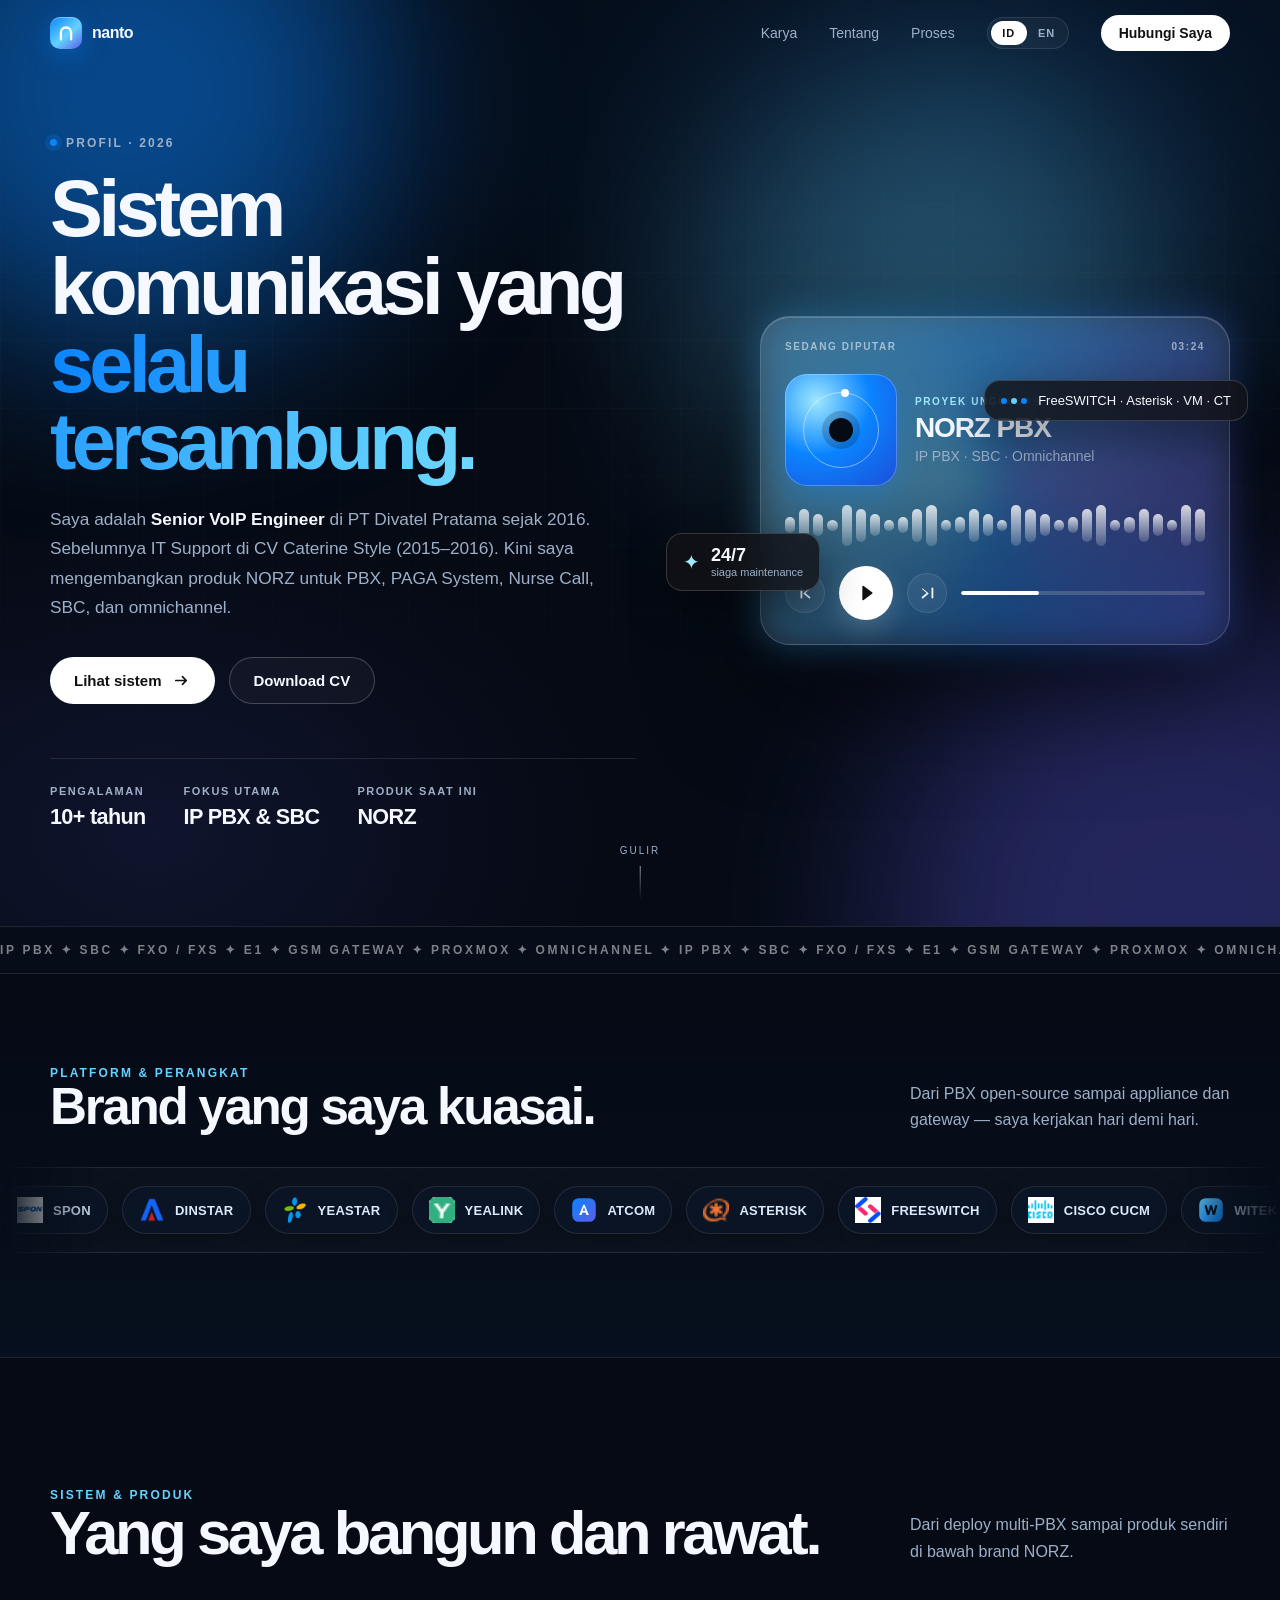
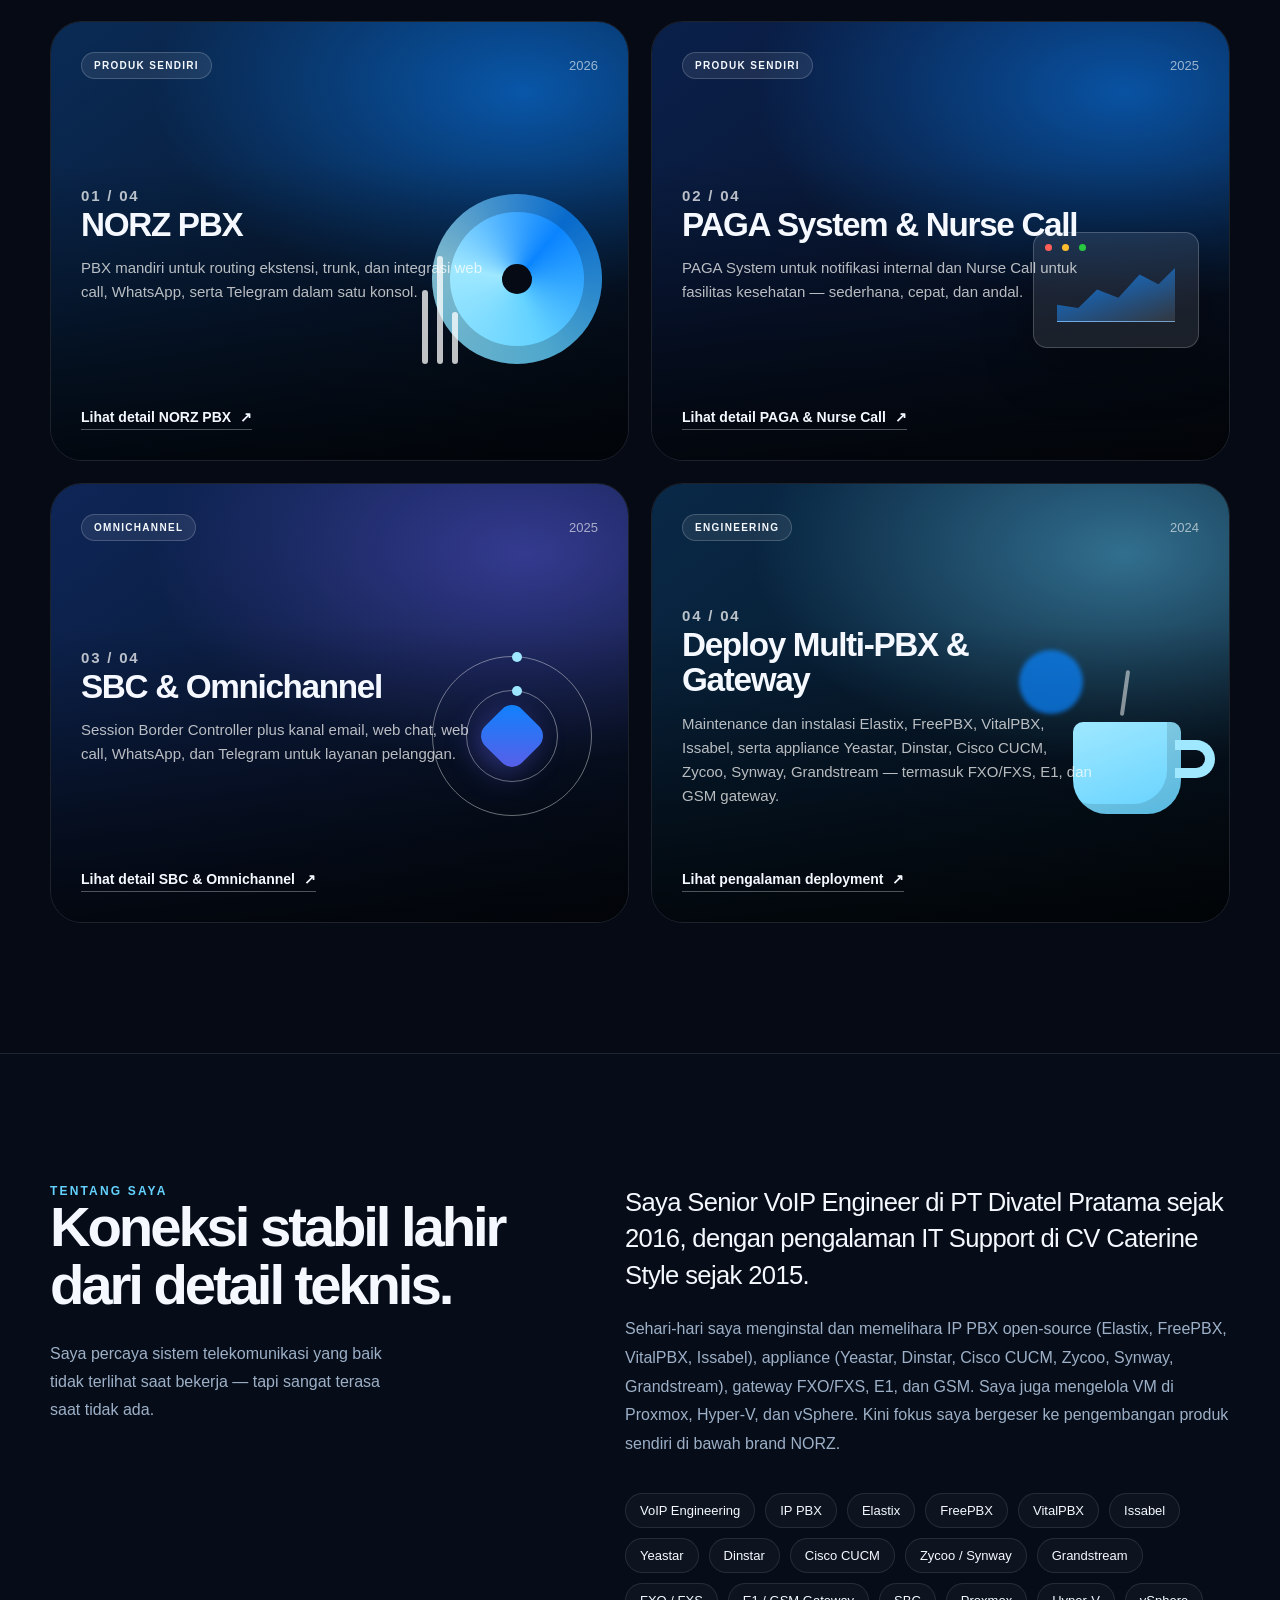
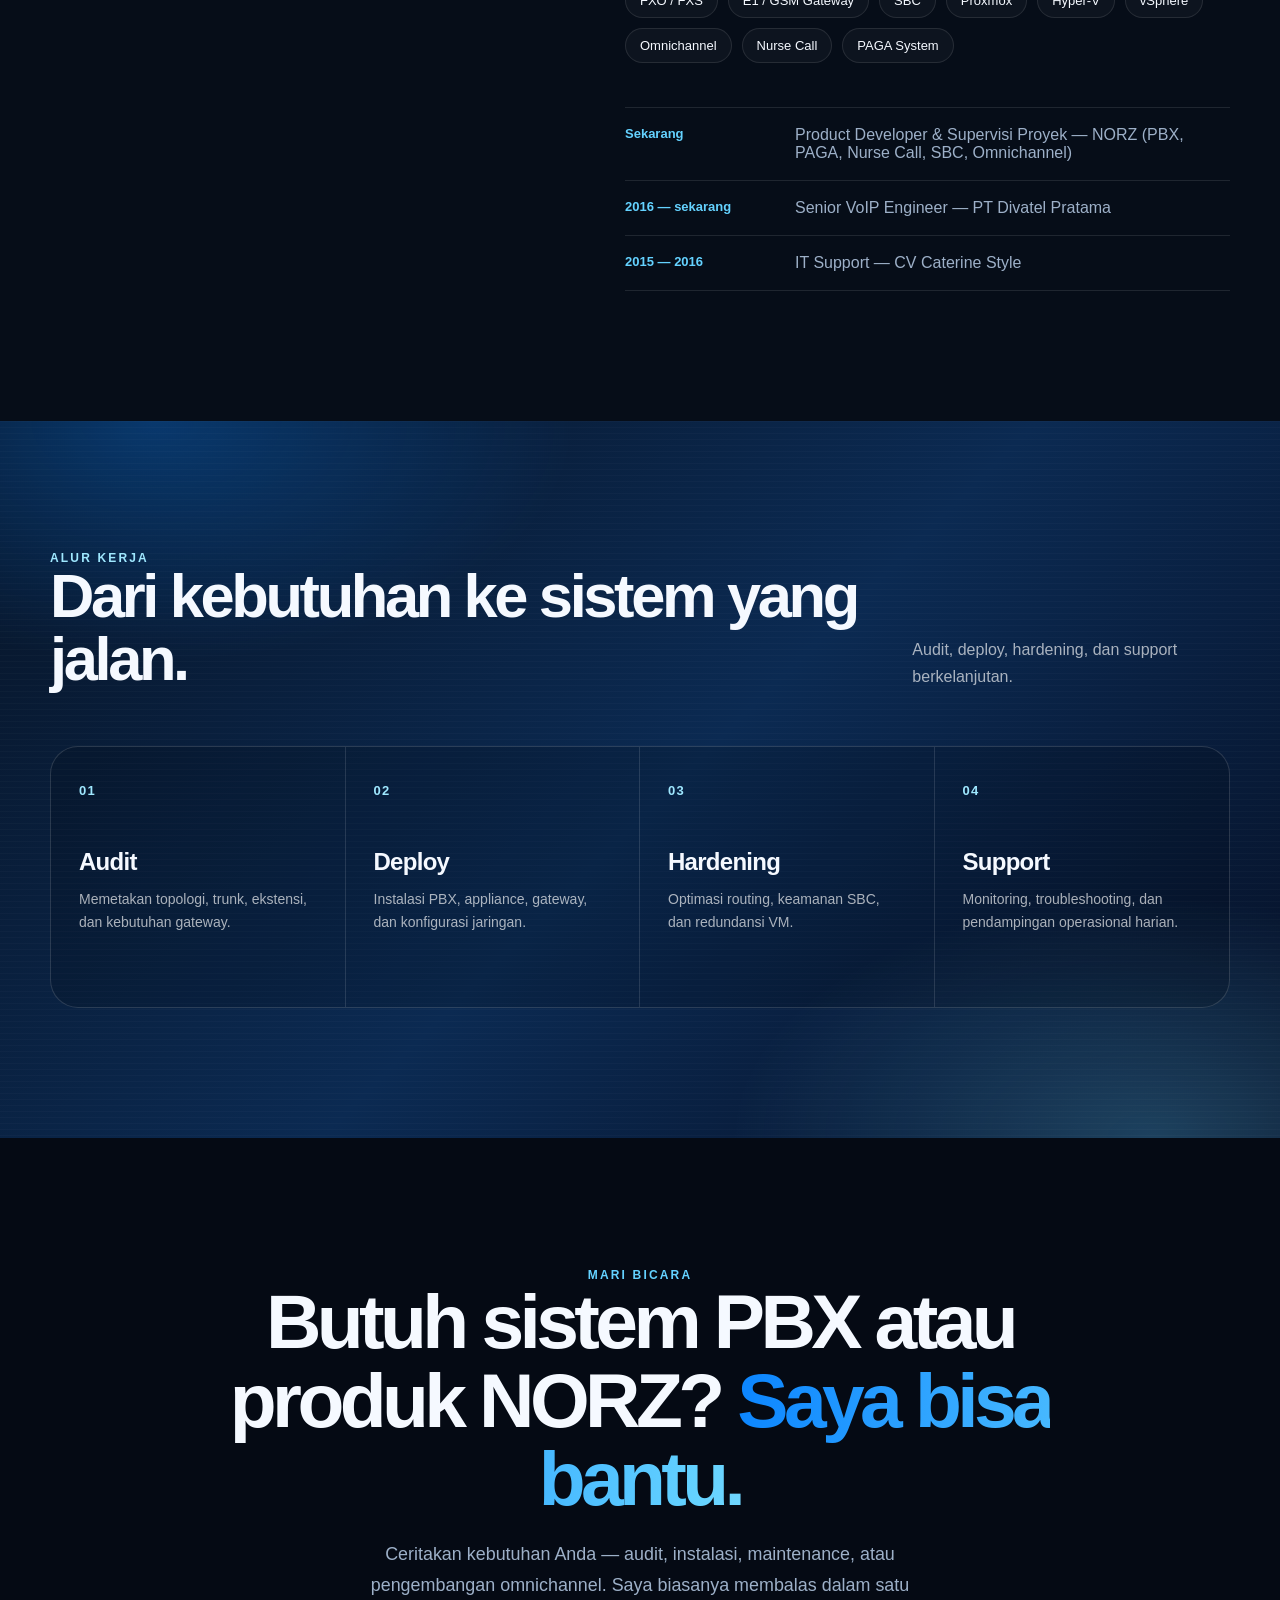
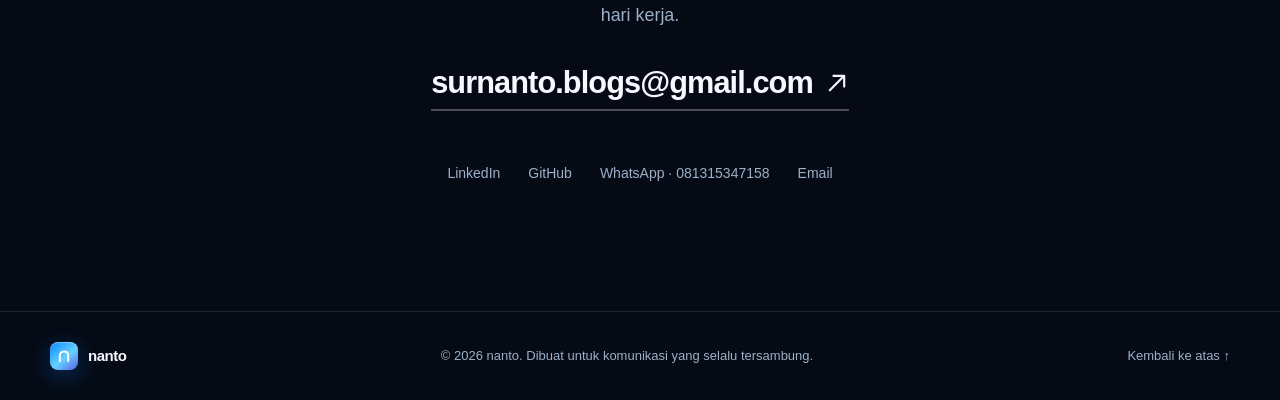
<file: index.html>
<!doctype html>
<html lang="id">
  <head>
    <meta charset="utf-8" />
    <meta name="viewport" content="width=device-width, initial-scale=1" />
    <meta name="theme-color" content="#050a14" />
    <meta
      name="description"
      content="Portofolio nanto — Senior VoIP Engineer: IP PBX, SBC, gateway, virtualisasi, dan produk NORZ."
      data-i18n-content="meta.description"
    />
    <meta name="author" content="nanto" />
    <meta name="robots" content="index, follow" />
    <meta name="google-site-verification" content="EURJJo-_L8fohNiPOFML8PEr2wbTEQWeeyiXN-XdI-U" />
    <link rel="canonical" href="https://nantosur.github.io/" />
    <meta property="og:type" content="website" />
    <meta property="og:url" content="https://nantosur.github.io/" />
    <meta property="og:title" content="nanto — Senior VoIP Engineer" />
    <meta property="og:description" content="Portofolio nanto — Senior VoIP Engineer: IP PBX, SBC, gateway, virtualisasi, dan produk NORZ." />
    <meta property="og:locale" content="id_ID" />
    <meta property="og:locale:alternate" content="en_US" />
    <meta name="twitter:card" content="summary_large_image" />
    <meta name="twitter:title" content="nanto — Senior VoIP Engineer" />
    <meta name="twitter:description" content="Portofolio nanto — Senior VoIP Engineer: IP PBX, SBC, gateway, virtualisasi, dan produk NORZ." />
    <title>nanto — Senior VoIP Engineer</title>
    <script type="application/ld+json">
      {
        "@context": "https://schema.org",
        "@type": "Person",
        "name": "nanto",
        "url": "https://nantosur.github.io/",
        "jobTitle": "Senior VoIP Engineer",
        "email": "mailto:surnanto.blogs@gmail.com",
        "telephone": "+6281315347158",
        "description": "Senior VoIP Engineer di PT Divatel Pratama sejak 2016. Fokus pada IP PBX, SBC, gateway, virtualisasi, dan produk NORZ."
      }
    </script>
    <script>
      document.documentElement.classList.add("js");
    </script>
    <link rel="stylesheet" href="styles.css?v=20261121-stack" />
    <script src="script.js?v=20261121-stack" defer></script>
  </head>
  <body>
    <a class="skip-link" href="#main" data-i18n="common.skip">Lewati ke konten</a>

    <header class="site-header" id="header">
      <nav class="nav container" aria-label="Navigasi utama">
        <a class="brand" href="#top" data-i18n-aria="common.brandAria">
          <span class="brand-mark" aria-hidden="true">
            <svg viewBox="0 0 28 28" fill="none">
              <path d="M7.5 22V13.8C7.5 9.9 10 7 14 7s6.5 2.9 6.5 6.8V22" stroke="currentColor" stroke-width="3" stroke-linecap="round" stroke-linejoin="round" />
            </svg>
          </span>
          <span class="brand-name" data-i18n="common.brand">nanto</span>
        </a>

        <button class="menu-toggle" type="button" aria-expanded="false" aria-controls="nav-panel" aria-label="Buka menu" data-i18n-aria="common.menuOpen">
          <span></span><span></span>
        </button>

        <div class="nav-panel" id="nav-panel">
          <a href="#karya" data-i18n="nav.work">Karya</a>
          <a href="#tentang" data-i18n="nav.about">Tentang</a>
          <a href="#proses" data-i18n="nav.process">Proses</a>

          <div class="lang-switch" role="group" data-i18n-aria="common.languageLabel">
            <button type="button" class="lang-btn is-active" data-lang-btn="id" aria-pressed="true">ID</button>
            <button type="button" class="lang-btn" data-lang-btn="en" aria-pressed="false">EN</button>
          </div>

          <a class="nav-cta" href="#kontak" data-i18n="nav.contact">Hubungi Saya</a>
        </div>
      </nav>
    </header>

    <main id="main">
      <!-- HERO -->
      <section class="hero" id="top">
        <div class="hero-bg" aria-hidden="true">
          <span class="blob blob--pink"></span>
          <span class="blob blob--orange"></span>
          <span class="blob blob--purple"></span>
          <span class="hero-grid"></span>
        </div>

        <div class="container hero-inner">
          <div class="hero-copy" data-reveal>
            <p class="eyebrow"><span class="eyebrow-dot"></span> <span data-i18n="hero.eyebrow">Portofolio · 2026</span></p>
            <h1><span data-i18n="hero.titleLead">Desain digital yang </span><span class="gradient-text" data-i18n="hero.titleAccent">terasa hidup.</span></h1>
            <p class="hero-lead"><span data-i18n="hero.leadBefore">Saya adalah </span><strong data-i18n="common.name">Senior VoIP Engineer</strong><span data-i18n="hero.leadAfter"> di PT Divatel Pratama sejak 2016. Sebelumnya IT Support di CV Caterine Style (2015–2016). Kini saya mengembangkan produk NORZ untuk PBX, PAGA System, Nurse Call, SBC, dan omnichannel.</span></p>

            <div class="hero-actions">
              <a class="btn btn--primary" href="#karya">
                <span data-i18n="hero.viewWork">Lihat karya</span>
                <svg viewBox="0 0 20 20" fill="none" aria-hidden="true"><path d="M4 10h11m-4-4 4 4-4 4" stroke="currentColor" stroke-width="1.8" stroke-linecap="round" stroke-linejoin="round" /></svg>
              </a>
              <a class="btn btn--ghost" href="mailto:surnanto.blogs@gmail.com" data-i18n="common.cv">Download CV</a>
            </div>

            <dl class="hero-stats">
              <div><dt data-i18n="hero.stat1Label">Pengalaman</dt><dd data-i18n="hero.stat1Value">6+ tahun</dd></div>
              <div><dt data-i18n="hero.stat2Label">Proyek selesai</dt><dd data-i18n="hero.stat2Value">40+</dd></div>
              <div><dt data-i18n="hero.stat3Label">Penghargaan</dt><dd data-i18n="hero.stat3Value">12</dd></div>
            </dl>
          </div>

          <div class="hero-visual" data-reveal style="--delay: 140ms">
            <div class="player" id="player">
              <div class="player-top">
                <span class="player-label" data-i18n="player.nowPlaying">Sedang diputar</span>
                <span class="player-time">03:24</span>
              </div>

              <div class="player-main">
                <div class="album-art" aria-hidden="true">
                  <span class="album-ring"></span>
                  <span class="album-core"></span>
                </div>
                <div class="player-info">
                  <p class="player-kicker" data-i18n="player.featured">Proyek pilihan</p>
                  <h2 class="player-title" data-i18n="player.title">Harmony OS</h2>
                  <p class="player-artist" data-i18n="player.artist">Desain Produk · Interaksi</p>
                </div>
              </div>

              <div class="waveform" aria-hidden="true">
                <span></span><span></span><span></span><span></span><span></span>
                <span></span><span></span><span></span><span></span><span></span>
                <span></span><span></span><span></span><span></span><span></span>
                <span></span><span></span><span></span><span></span><span></span>
                <span></span><span></span><span></span><span></span><span></span>
                <span></span><span></span><span></span><span></span><span></span>
              </div>

              <div class="player-controls">
                <button class="icon-btn" type="button" aria-label="Sebelumnya" data-i18n-aria="player.previous">
                  <svg viewBox="0 0 20 20" fill="currentColor" aria-hidden="true"><path d="M5 5v10a1 1 0 0 0 2 0V5a1 1 0 1 0-2 0Zm10.7.3a1 1 0 0 0-1.4 0L8 10.6l6.3 5.3a1 1 0 0 0 1.4-1.4L10.4 10l5.3-4.5a1 1 0 0 0 0-1.2Z" /></svg>
                </button>
                <button class="play-btn" id="playBtn" type="button" aria-label="Putar" aria-pressed="false">
                  <svg class="icon-play" viewBox="0 0 24 24" fill="currentColor" aria-hidden="true"><path d="M8 5.2a1 1 0 0 1 1.5-.86l9.1 6.8a1 1 0 0 1 0 1.72l-9.1 6.8A1 1 0 0 1 8 18.8V5.2Z" /></svg>
                  <svg class="icon-pause" viewBox="0 0 24 24" fill="currentColor" aria-hidden="true"><path d="M7 5h3v14H7V5Zm7 0h3v14h-3V5Z" /></svg>
                </button>
                <button class="icon-btn" type="button" aria-label="Berikutnya" data-i18n-aria="player.next">
                  <svg viewBox="0 0 20 20" fill="currentColor" aria-hidden="true"><path d="M15 5v10a1 1 0 1 0 2 0V5a1 1 0 1 0-2 0ZM4.3 5.3a1 1 0 0 1 1.4 0L12 10.6l-6.3 5.3a1 1 0 0 1-1.4-1.4L9.6 10 4.3 5.5a1 1 0 0 1 0-.2Z" /></svg>
                </button>
                <div class="player-progress" aria-hidden="true"><span></span></div>
              </div>
            </div>

            <div class="float-card float-card--one" aria-hidden="true">
              <span class="float-icon">✦</span>
              <span><strong data-i18n="player.statValue">24/7</strong><small data-i18n="player.happyClients">siaga maintenance</small></span>
            </div>
            <div class="float-card float-card--two" aria-hidden="true">
              <span class="float-dots"><i></i><i></i><i></i></span>
              <span data-i18n="player.stack">FreeSWITCH · Asterisk · VM · CT</span>
            </div>
          </div>
        </div>

        <div class="scroll-hint" aria-hidden="true"><span data-i18n="hero.scroll">Gulir</span><i></i></div>
      </section>

      <!-- TICKER -->
      <div class="ticker" aria-hidden="true">
        <div class="ticker-track">
          <span data-i18n="ticker.text">UI DESIGN ✦ INTERACTION ✦ MOTION ✦ FRONTEND ✦ BRANDING ✦ SYSTEM DESIGN ✦&nbsp;</span>
          <span data-i18n="ticker.text">UI DESIGN ✦ INTERACTION ✦ MOTION ✦ FRONTEND ✦ BRANDING ✦ SYSTEM DESIGN ✦&nbsp;</span>
        </div>
      </div>

      <!-- BRANDS -->
      <section class="brands" aria-labelledby="brands-title">
        <div class="container brands-head" data-reveal>
          <div>
            <p class="kicker" data-i18n="brands.kicker">Platform &amp; perangkat</p>
            <h2 id="brands-title" data-i18n="brands.title">Brand yang saya kuasai.</h2>
          </div>
          <p class="section-note" data-i18n="brands.note">Dari PBX open-source sampai appliance dan gateway — saya kerjakan hari demi hari.</p>
        </div>

        <div class="brands-marquee" role="group" data-i18n-aria="brands.marqueeAria">
          <div class="brands-track">
            <div class="brands-group">
              <div class="brand-chip"><img src="assets/brands/spon.png" alt="" /><span>SPON</span></div>
              <div class="brand-chip"><img src="assets/brands/dinstar.png" alt="" /><span>DINSTAR</span></div>
              <div class="brand-chip"><img src="assets/brands/yeastar.png" alt="" /><span>YEASTAR</span></div>
              <div class="brand-chip"><img src="assets/brands/yealink.png" alt="" /><span>YEALINK</span></div>
              <div class="brand-chip"><img src="assets/brands/atcom.svg" alt="" /><span>ATCOM</span></div>
              <div class="brand-chip"><img src="assets/brands/asterisk.png" alt="" /><span>ASTERISK</span></div>
              <div class="brand-chip"><img src="assets/brands/freeswitch.png" alt="" /><span>FREESWITCH</span></div>
              <div class="brand-chip"><img src="assets/brands/cisco.png" alt="" /><span>CISCO CUCM</span></div>
              <div class="brand-chip"><img src="assets/brands/witek.svg" alt="" /><span>WITEK</span></div>
              <div class="brand-chip"><img src="assets/brands/fanvil.png" alt="" /><span>FANVIL</span></div>
              <div class="brand-chip"><img src="assets/brands/dnake.png" alt="" /><span>DNAKE</span></div>
              <div class="brand-chip"><img src="assets/brands/elastix.png" alt="" /><span>ELASTIX</span></div>
              <div class="brand-chip"><img src="assets/brands/vitalpbx.png" alt="" /><span>VITALPBX</span></div>
              <div class="brand-chip"><img src="assets/brands/hp.png" alt="" /><span>HP</span></div>
              <div class="brand-chip"><img src="assets/brands/escene.svg" alt="" /><span>ESCENE</span></div>
              <div class="brand-chip"><img src="assets/brands/avaya.png" alt="" /><span>AVAYA</span></div>
              <div class="brand-chip"><img src="assets/brands/issabel.png" alt="" /><span>ISSABELPBX</span></div>
              <div class="brand-chip"><img src="assets/brands/zycoo.png" alt="" /><span>ZYCOO</span></div>
              <div class="brand-chip"><img src="assets/brands/synway.svg" alt="" /><span>SYNWAY</span></div>
              <div class="brand-chip"><img src="assets/brands/flyingvoice.png" alt="" /><span>FLYING VOICE</span></div>
              <div class="brand-chip"><img src="assets/brands/grandstream.png" alt="" /><span>GRANDSTREAM</span></div>
              <div class="brand-chip"><img src="assets/brands/zammad.png" alt="" /><span>ZAMMAD TICKET</span></div>
              <div class="brand-chip"><img src="assets/brands/whatsapp-business.png" alt="" /><span>META WA BISNIS</span></div>
              <div class="brand-chip"><img src="assets/brands/hoducc.png" alt="" /><span>HODUCC</span></div>
            </div>
            <div class="brands-group" aria-hidden="true">
              <div class="brand-chip"><img src="assets/brands/spon.png" alt="" /><span>SPON</span></div>
              <div class="brand-chip"><img src="assets/brands/dinstar.png" alt="" /><span>DINSTAR</span></div>
              <div class="brand-chip"><img src="assets/brands/yeastar.png" alt="" /><span>YEASTAR</span></div>
              <div class="brand-chip"><img src="assets/brands/yealink.png" alt="" /><span>YEALINK</span></div>
              <div class="brand-chip"><img src="assets/brands/atcom.svg" alt="" /><span>ATCOM</span></div>
              <div class="brand-chip"><img src="assets/brands/asterisk.png" alt="" /><span>ASTERISK</span></div>
              <div class="brand-chip"><img src="assets/brands/freeswitch.png" alt="" /><span>FREESWITCH</span></div>
              <div class="brand-chip"><img src="assets/brands/cisco.png" alt="" /><span>CISCO CUCM</span></div>
              <div class="brand-chip"><img src="assets/brands/witek.svg" alt="" /><span>WITEK</span></div>
              <div class="brand-chip"><img src="assets/brands/fanvil.png" alt="" /><span>FANVIL</span></div>
              <div class="brand-chip"><img src="assets/brands/dnake.png" alt="" /><span>DNAKE</span></div>
              <div class="brand-chip"><img src="assets/brands/elastix.png" alt="" /><span>ELASTIX</span></div>
              <div class="brand-chip"><img src="assets/brands/vitalpbx.png" alt="" /><span>VITALPBX</span></div>
              <div class="brand-chip"><img src="assets/brands/hp.png" alt="" /><span>HP</span></div>
              <div class="brand-chip"><img src="assets/brands/escene.svg" alt="" /><span>ESCENE</span></div>
              <div class="brand-chip"><img src="assets/brands/avaya.png" alt="" /><span>AVAYA</span></div>
              <div class="brand-chip"><img src="assets/brands/issabel.png" alt="" /><span>ISSABELPBX</span></div>
              <div class="brand-chip"><img src="assets/brands/zycoo.png" alt="" /><span>ZYCOO</span></div>
              <div class="brand-chip"><img src="assets/brands/synway.svg" alt="" /><span>SYNWAY</span></div>
              <div class="brand-chip"><img src="assets/brands/flyingvoice.png" alt="" /><span>FLYING VOICE</span></div>
              <div class="brand-chip"><img src="assets/brands/grandstream.png" alt="" /><span>GRANDSTREAM</span></div>
              <div class="brand-chip"><img src="assets/brands/zammad.png" alt="" /><span>ZAMMAD TICKET</span></div>
              <div class="brand-chip"><img src="assets/brands/whatsapp-business.png" alt="" /><span>META WA BISNIS</span></div>
              <div class="brand-chip"><img src="assets/brands/hoducc.png" alt="" /><span>HODUCC</span></div>
            </div>
          </div>
        </div>
      </section>

      <!-- WORK -->
      <section class="section work" id="karya">
        <div class="container">
          <div class="section-head" data-reveal>
            <div>
              <p class="kicker" data-i18n="work.kicker">Karya pilihan</p>
              <h2 data-i18n="work.title">Hal-hal yang saya buat.</h2>
            </div>
            <p class="section-note" data-i18n="work.note">Empat proyek terbaru yang paling saya suka — dari riset sampai detail terakhir.</p>
          </div>

          <div class="work-grid">
            <article class="work-card work-card--pink" data-reveal>
              <div class="work-card__top"><span class="tag" data-i18n="work.tagMobile">Mobile App</span><span class="year">2026</span></div>
              <div class="work-card__body">
                <p class="work-card__index">01 / 04</p>
                <h3 data-i18n="work.project1Title">Harmony — Music Companion</h3>
                <p data-i18n="work.project1Desc">Aplikasi yang membantu pengguna menemukan ritme kerja lewat playlist adaptif dan visualisasi audio.</p>
              </div>
              <div class="work-card__art" aria-hidden="true"><span class="disc"></span><span class="bar"></span><span class="bar"></span><span class="bar"></span></div>
              <a class="work-card__link" href="#kontak" data-i18n-aria="work.case1Aria"><span data-i18n="work.case1">Lihat studi kasus Harmony</span> <span aria-hidden="true">↗</span></a>
            </article>

            <article class="work-card work-card--blue" data-reveal style="--delay: 90ms">
              <div class="work-card__top"><span class="tag" data-i18n="work.tagWeb">Web Platform</span><span class="year">2025</span></div>
              <div class="work-card__body">
                <p class="work-card__index">02 / 04</p>
                <h3 data-i18n="work.project2Title">Northstar Dashboard</h3>
                <p data-i18n="work.project2Desc">Dashboard analitik yang padat tapi tetap tenang — dengan sistem warna yang jelas dan navigasi yang cepat.</p>
              </div>
              <div class="work-card__art" aria-hidden="true"><span class="window"><i></i><i></i><i></i></span><span class="chart"></span></div>
              <a class="work-card__link" href="#kontak" data-i18n-aria="work.case2Aria"><span data-i18n="work.case2">Lihat studi kasus Northstar</span> <span aria-hidden="true">↗</span></a>
            </article>

            <article class="work-card work-card--purple" data-reveal>
              <div class="work-card__top"><span class="tag" data-i18n="work.tagSystem">Design System</span><span class="year">2025</span></div>
              <div class="work-card__body">
                <p class="work-card__index">03 / 04</p>
                <h3 data-i18n="work.project3Title">Orbit Design System</h3>
                <p data-i18n="work.project3Desc">168 komponen, satu bahasa visual. Membantu tim produk bergerak lebih cepat tanpa kehilangan konsistensi.</p>
              </div>
              <div class="work-card__art" aria-hidden="true"><span class="orbit"></span><span class="orbit orbit--small"></span><span class="cube"></span></div>
              <a class="work-card__link" href="#kontak" data-i18n-aria="work.case3Aria"><span data-i18n="work.case3">Lihat studi kasus Orbit</span> <span aria-hidden="true">↗</span></a>
            </article>

            <article class="work-card work-card--orange" data-reveal style="--delay: 90ms">
              <div class="work-card__top"><span class="tag" data-i18n="work.tagBrand">Brand &amp; Motion</span><span class="year">2024</span></div>
              <div class="work-card__body">
                <p class="work-card__index">04 / 04</p>
                <h3 data-i18n="work.project4Title">Sunday Coffee</h3>
                <p data-i18n="work.project4Desc">Identitas brand dan micro-interaction untuk kafe yang ingin terasa hangat, modern, dan dekat.</p>
              </div>
              <div class="work-card__art" aria-hidden="true"><span class="cup"></span><span class="steam"></span><span class="sun"></span></div>
              <a class="work-card__link" href="#kontak" data-i18n-aria="work.case4Aria"><span data-i18n="work.case4">Lihat studi kasus Sunday Coffee</span> <span aria-hidden="true">↗</span></a>
            </article>
          </div>
        </div>
      </section>

      <!-- ABOUT -->
      <section class="section about" id="tentang">
        <div class="container about-grid">
          <div class="about-heading" data-reveal>
            <p class="kicker" data-i18n="about.kicker">Tentang saya</p>
            <h2 data-i18n="about.title">Kepercayaan lahir dari detail kecil.</h2>
            <p class="about-quiet" data-i18n="about.quiet">Saya percaya desain yang baik tidak perlu berteriak. Ia cukup hadir di tempat yang tepat, pada waktu yang tepat.</p>
          </div>

          <div class="about-content" data-reveal style="--delay: 100ms">
            <p class="about-lead" data-i18n="about.lead">Saya bekerja di pertemuan antara desain dan kode. Mulai dari memahami masalah, merangkai alur, sampai memastikan transisi terakhir terasa halus di layar.</p>
            <p class="about-body" data-i18n="about.body">Selama enam tahun terakhir saya membantu startup dan tim produk membangun pengalaman yang usable, konsisten, dan punya karakter. Saya nyaman di Figma, sama nyamannya di browser.</p>

            <div class="skills" aria-label="Keahlian" data-i18n-aria="about.skillsAria">
              <span data-i18n="about.skill1">VoIP Engineering</span><span data-i18n="about.skill2">IP PBX</span><span data-i18n="about.skill3">Elastix</span>
              <span data-i18n="about.skill4">FreePBX</span><span data-i18n="about.skill5">VitalPBX</span><span data-i18n="about.skill6">Issabel</span>
              <span data-i18n="about.skill7">Yeastar</span><span data-i18n="about.skill8">Dinstar</span><span data-i18n="about.skill9">Cisco CUCM</span>
              <span data-i18n="about.skill10">Zycoo / Synway</span><span data-i18n="about.skill11">Grandstream</span><span data-i18n="about.skill12">FXO / FXS</span>
              <span data-i18n="about.skill13">E1 / GSM Gateway</span><span data-i18n="about.skill14">SBC</span><span data-i18n="about.skill15">Proxmox</span>
              <span data-i18n="about.skill16">Hyper-V</span><span data-i18n="about.skill17">vSphere</span><span data-i18n="about.skill18">Omnichannel</span>
              <span data-i18n="about.skill19">Nurse Call</span><span data-i18n="about.skill20">PAGA System</span>
            </div>

            <div class="timeline">
              <div><span data-i18n="about.period1">Sekarang</span><p data-i18n="about.job1">Product Developer &amp; Supervisi Proyek — NORZ</p></div>
              <div><span data-i18n="about.period2">2016 — sekarang</span><p data-i18n="about.job2">Senior VoIP Engineer — PT Divatel Pratama</p></div>
              <div><span data-i18n="about.period3">2015 — 2016</span><p data-i18n="about.job3">IT Support — CV Caterine Style</p></div>
            </div>
          </div>
        </div>
      </section>

      <!-- PROCESS -->
      <section class="section process" id="proses">
        <div class="container">
          <div class="section-head section-head--light" data-reveal>
            <div>
              <p class="kicker" data-i18n="process.kicker">Cara kerja</p>
              <h2 data-i18n="process.title">Dari ide ke layar.</h2>
            </div>
            <p class="section-note" data-i18n="process.note">Proses sederhana yang menjaga hasil tetap fokus dan relevan.</p>
          </div>

          <div class="process-grid">
            <article class="step" data-reveal>
              <span class="step-num">01</span>
              <h3 data-i18n="process.step1Title">Dengar</h3>
              <p data-i18n="process.step1Desc">Memahami tujuan, pengguna, dan batasan sebelum menyentuh desain.</p>
            </article>
            <article class="step" data-reveal style="--delay: 70ms">
              <span class="step-num">02</span>
              <h3 data-i18n="process.step2Title">Rangkai</h3>
              <p data-i18n="process.step2Desc">Alur, wireframe, dan struktur konten yang masuk akal sejak awal.</p>
            </article>
            <article class="step" data-reveal style="--delay: 140ms">
              <span class="step-num">03</span>
              <h3 data-i18n="process.step3Title">Haluskan</h3>
              <p data-i18n="process.step3Desc">Visual, tipografi, dan motion yang memberi rasa pada setiap interaksi.</p>
            </article>
            <article class="step" data-reveal style="--delay: 210ms">
              <span class="step-num">04</span>
              <h3 data-i18n="process.step4Title">Serahkan</h3>
              <p data-i18n="process.step4Desc">Komponen siap pakai, dokumentasi, dan pendampingan saat implementasi.</p>
            </article>
          </div>
        </div>
      </section>

      <!-- CONTACT -->
      <section class="section contact" id="kontak">
        <div class="container contact-inner" data-reveal>
          <p class="kicker" data-i18n="contact.kicker">Mari berkolaborasi</p>
          <h2><span data-i18n="contact.titleLead">Punya ide? </span><span class="gradient-text" data-i18n="contact.titleAccent">Kita wujudkan.</span></h2>
          <p class="contact-lead" data-i18n="contact.lead">Ceritakan sedikit tentang proyekmu. Saya biasanya membalas dalam satu hari kerja.</p>
          <a class="email-link" href="mailto:surnanto.blogs@gmail.com">
            surnanto.blogs@gmail.com
            <svg viewBox="0 0 20 20" fill="none" aria-hidden="true"><path d="M4 16 16 4M7 4h9v9" stroke="currentColor" stroke-width="1.8" stroke-linecap="round" stroke-linejoin="round" /></svg>
          </a>
          <div class="socials">
            <a href="#" aria-label="LinkedIn">LinkedIn</a>
            <a href="#" aria-label="GitHub">GitHub</a>
            <a href="https://wa.me/6281315347158" aria-label="WhatsApp 081315347158">WhatsApp · 081315347158</a>
            <a href="mailto:surnanto.blogs@gmail.com" aria-label="Email surnanto.blogs@gmail.com">Email</a>
          </div>
        </div>
      </section>
    </main>

    <footer class="footer">
      <div class="container footer-inner">
        <a class="brand brand--small" href="#top" data-i18n-aria="common.brandAria">
          <span class="brand-mark" aria-hidden="true">
            <svg viewBox="0 0 28 28" fill="none"><path d="M7.5 22V13.8C7.5 9.9 10 7 14 7s6.5 2.9 6.5 6.8V22" stroke="currentColor" stroke-width="3" stroke-linecap="round" stroke-linejoin="round" /></svg>
          </span>
          <span class="brand-name" data-i18n="common.brand">nanto</span>
        </a>
        <p>© <span id="year">2026</span> <span data-i18n="footer.credit">nanto. Dibuat untuk komunikasi yang selalu tersambung.</span></p>
        <a href="#top" data-i18n="common.backToTop">Kembali ke atas ↑</a>
      </div>
    </footer>
  </body>
</html>
</file>
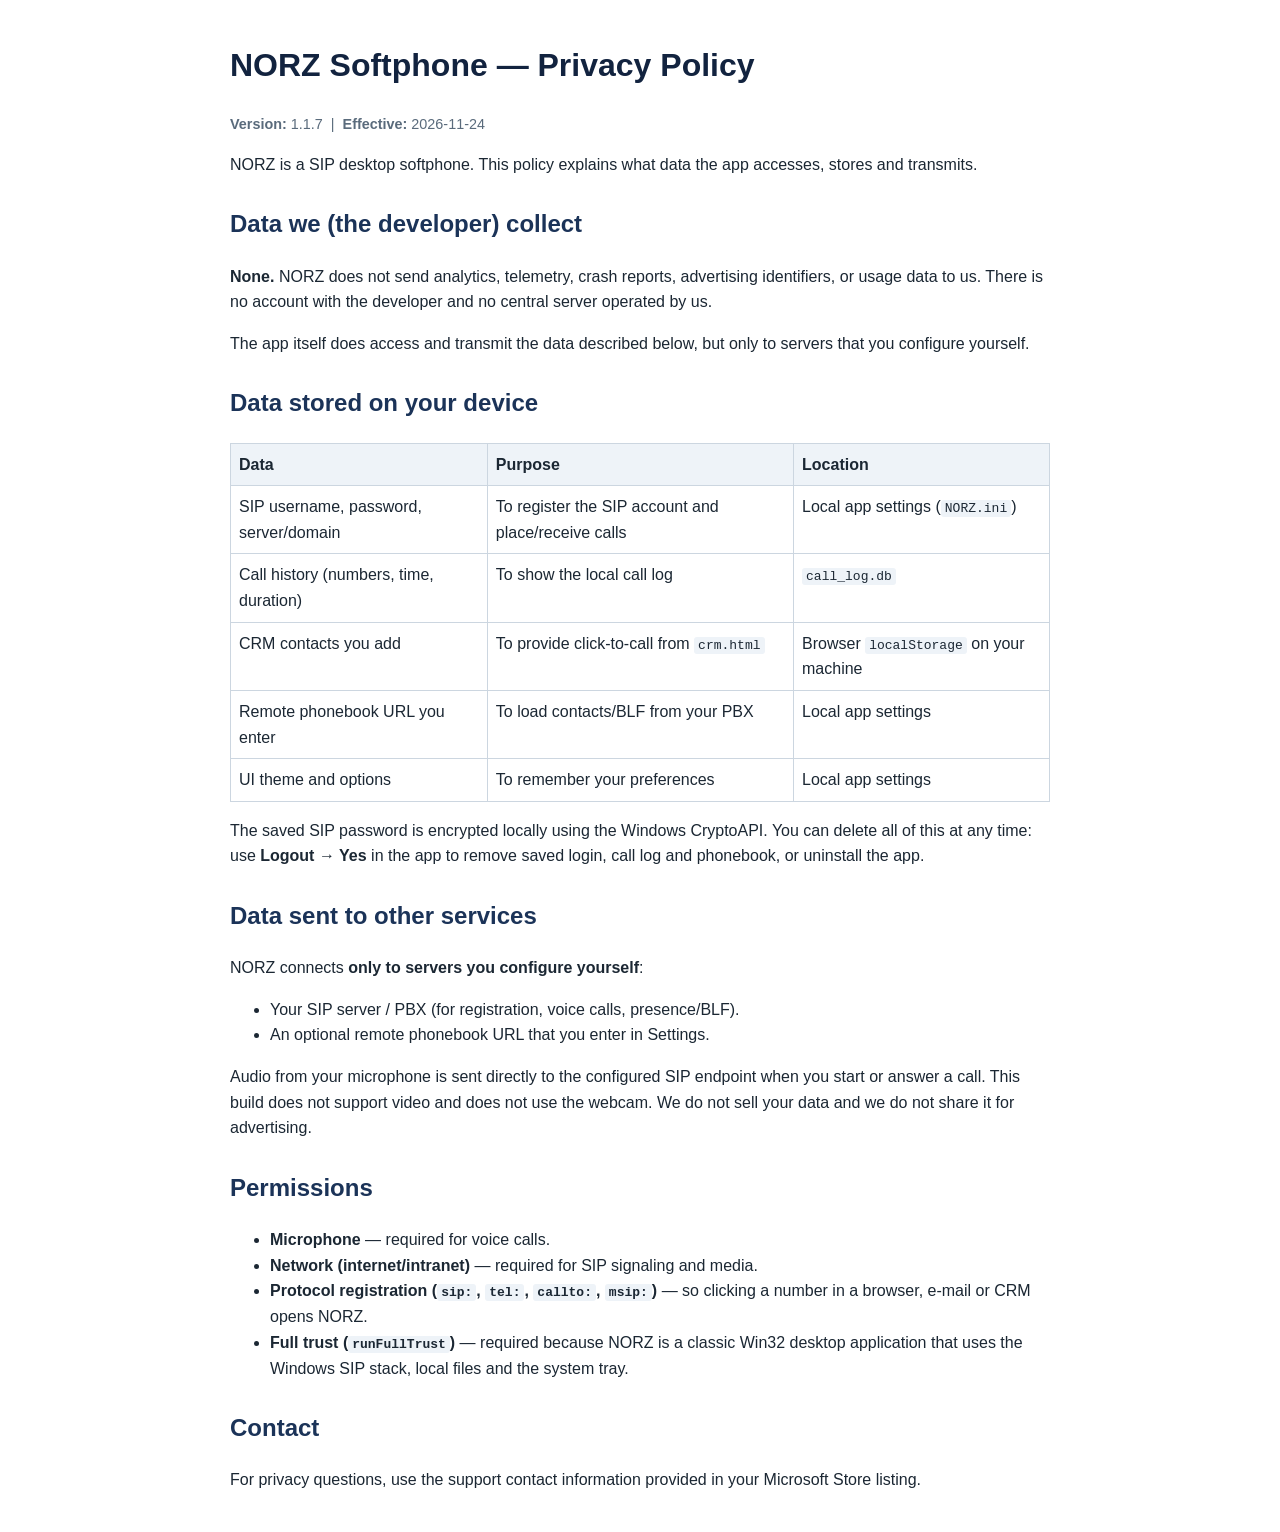
<file: downloads/PRIVACY.html>
<!DOCTYPE html>
<html lang="en">
<head>
<meta charset="utf-8">
<meta name="viewport" content="width=device-width, initial-scale=1">
<title>NORZ Softphone — Privacy Policy</title>
<style>
body{font-family:"Segoe UI",Arial,sans-serif;line-height:1.6;max-width:820px;margin:40px auto;padding:0 20px;color:#1b2733}
h1{color:#12233f}h2{margin-top:28px;color:#1b3358}
table{border-collapse:collapse;width:100%;margin:12px 0}
th,td{border:1px solid #ccd6e0;padding:8px;text-align:left;vertical-align:top}
th{background:#eef3f8}
code{background:#eef3f8;padding:1px 4px;border-radius:3px}
.small{color:#5a6b7c;font-size:.9em}
</style>
</head>
<body>
<h1>NORZ Softphone — Privacy Policy</h1>
<p class="small"><strong>Version:</strong> 1.1.7 &nbsp;|&nbsp; <strong>Effective:</strong> 2026-11-24</p>

<p>NORZ is a SIP desktop softphone. This policy explains what data the app accesses, stores and transmits.</p>

<h2>Data we (the developer) collect</h2>
<p><strong>None.</strong> NORZ does not send analytics, telemetry, crash reports, advertising identifiers, or usage data to us. There is no account with the developer and no central server operated by us.</p>
<p>The app itself does access and transmit the data described below, but only to servers that you configure yourself.</p>

<h2>Data stored on your device</h2>
<table>
<tr><th>Data</th><th>Purpose</th><th>Location</th></tr>
<tr><td>SIP username, password, server/domain</td><td>To register the SIP account and place/receive calls</td><td>Local app settings (<code>NORZ.ini</code>)</td></tr>
<tr><td>Call history (numbers, time, duration)</td><td>To show the local call log</td><td><code>call_log.db</code></td></tr>
<tr><td>CRM contacts you add</td><td>To provide click-to-call from <code>crm.html</code></td><td>Browser <code>localStorage</code> on your machine</td></tr>
<tr><td>Remote phonebook URL you enter</td><td>To load contacts/BLF from your PBX</td><td>Local app settings</td></tr>
<tr><td>UI theme and options</td><td>To remember your preferences</td><td>Local app settings</td></tr>
</table>
<p>The saved SIP password is encrypted locally using the Windows CryptoAPI. You can delete all of this at any time: use <strong>Logout → Yes</strong> in the app to remove saved login, call log and phonebook, or uninstall the app.</p>

<h2>Data sent to other services</h2>
<p>NORZ connects <strong>only to servers you configure yourself</strong>:</p>
<ul>
<li>Your SIP server / PBX (for registration, voice calls, presence/BLF).</li>
<li>An optional remote phonebook URL that you enter in Settings.</li>
</ul>
<p>Audio from your microphone is sent directly to the configured SIP endpoint when you start or answer a call. This build does not support video and does not use the webcam. We do not sell your data and we do not share it for advertising.</p>

<h2>Permissions</h2>
<ul>
<li><strong>Microphone</strong> — required for voice calls.</li>
<li><strong>Network (internet/intranet)</strong> — required for SIP signaling and media.</li>
<li><strong>Protocol registration (<code>sip:</code>, <code>tel:</code>, <code>callto:</code>, <code>msip:</code>)</strong> — so clicking a number in a browser, e-mail or CRM opens NORZ.</li>
<li><strong>Full trust (<code>runFullTrust</code>)</strong> — required because NORZ is a classic Win32 desktop application that uses the Windows SIP stack, local files and the system tray.</li>
</ul>

<h2>Contact</h2>
<p>For privacy questions, use the support contact information provided in your Microsoft Store listing.</p>
</body>
</html>
</file>
<file: styles.css>
:root {
  color-scheme: dark;
  --bg: #050a14;
  --surface: #08111f;
  --text: #f5f9ff;
  --muted: #9db0c8;
  /* Palet biru ala kartu Northstar Dashboard */
  --accent: #0a84ff;
  --accent-2: #64d2ff;
  --accent-3: #9fe8ff;
  --accent-4: #5e5ce6;
  --line: rgba(255, 255, 255, 0.1);
  --max: 1180px;
  --ease: cubic-bezier(0.2, 0.7, 0.2, 1);
}

*,
*::before,
*::after {
  box-sizing: border-box;
}

html {
  scroll-behavior: smooth;
  scroll-padding-top: 84px;
}

body {
  margin: 0;
  background: var(--bg);
  color: var(--text);
  font-family: -apple-system, BlinkMacSystemFont, "SF Pro Display", "Segoe UI", Inter, Roboto, Helvetica, Arial, sans-serif;
  -webkit-font-smoothing: antialiased;
  text-rendering: optimizeLegibility;
  overflow-x: hidden;
}

::selection {
  background: var(--accent);
  color: #fff;
}

a {
  color: inherit;
  text-decoration: none;
}

button {
  font: inherit;
}

svg {
  display: block;
}

.container {
  width: min(100% - 48px, var(--max));
  margin-inline: auto;
}

.skip-link {
  position: fixed;
  top: 10px;
  left: 10px;
  z-index: 999;
  padding: 10px 16px;
  border-radius: 10px;
  background: #fff;
  color: #111;
  transform: translateY(-150%);
  transition: transform 0.2s ease;
}

.skip-link:focus {
  transform: translateY(0);
}

:focus-visible {
  outline: 2px solid var(--accent-3);
  outline-offset: 4px;
}

/* HEADER */
.site-header {
  position: fixed;
  inset: 0 0 auto;
  z-index: 100;
  transition: background 0.3s ease, box-shadow 0.3s ease;
}

.site-header.is-scrolled {
  background: rgba(8, 8, 11, 0.78);
  backdrop-filter: saturate(180%) blur(20px);
  -webkit-backdrop-filter: saturate(180%) blur(20px);
  box-shadow: 0 1px 0 var(--line);
}

.nav {
  position: relative;
  height: 66px;
  display: flex;
  align-items: center;
  justify-content: space-between;
  gap: 24px;
}

.brand {
  display: inline-flex;
  align-items: center;
  gap: 10px;
  flex: none;
}

.brand-mark {
  width: 32px;
  height: 32px;
  display: grid;
  place-items: center;
  border-radius: 10px;
  background: linear-gradient(140deg, var(--accent), var(--accent-2) 55%, var(--accent-4));
  box-shadow: 0 6px 24px rgba(10, 132, 255, 0.35), inset 0 1px 0 rgba(255, 255, 255, 0.35);
}

.brand-mark svg {
  width: 22px;
  height: 22px;
  color: #fff;
}

.brand-name {
  font-size: 16px;
  font-weight: 700;
  letter-spacing: -0.03em;
}

.nav-panel {
  display: flex;
  align-items: center;
  gap: 32px;
}

.nav-panel > a:not(.nav-cta) {
  font-size: 14px;
  color: var(--muted);
  transition: color 0.2s ease;
}

.nav-panel > a:not(.nav-cta):hover {
  color: var(--text);
}

.nav-cta {
  padding: 10px 18px;
  border-radius: 999px;
  background: #fff;
  color: #111 !important;
  font-size: 14px;
  font-weight: 650;
  transition: transform 0.2s ease, box-shadow 0.2s ease;
}

.nav-cta:hover {
  transform: translateY(-2px);
  box-shadow: 0 10px 28px rgba(255, 255, 255, 0.22);
}

.lang-switch {
  display: flex;
  align-items: center;
  gap: 2px;
  padding: 3px;
  border: 1px solid var(--line);
  border-radius: 999px;
  background: rgba(255, 255, 255, 0.04);
}

.lang-btn {
  min-width: 36px;
  padding: 6px 9px;
  border: 0;
  border-radius: 999px;
  background: transparent;
  color: var(--muted);
  font-size: 11px;
  font-weight: 700;
  letter-spacing: 0.08em;
  cursor: pointer;
  transition: background 0.2s ease, color 0.2s ease;
}

.lang-btn:hover:not(.is-active) {
  color: var(--text);
}

.lang-btn.is-active {
  background: #fff;
  color: #111;
}

.menu-toggle {
  display: none;
  width: 42px;
  height: 42px;
  border: 1px solid var(--line);
  border-radius: 12px;
  background: rgba(255, 255, 255, 0.04);
  color: var(--text);
  cursor: pointer;
  place-items: center;
  align-content: center;
  gap: 5px;
}

.menu-toggle span {
  width: 18px;
  height: 1.5px;
  border-radius: 2px;
  background: currentColor;
  transition: transform 0.25s ease;
}

.menu-toggle[aria-expanded="true"] span:first-child {
  transform: translateY(3.25px) rotate(45deg);
}

.menu-toggle[aria-expanded="true"] span:last-child {
  transform: translateY(-3.25px) rotate(-45deg);
}

/* HERO */
.hero {
  position: relative;
  min-height: 100svh;
  display: flex;
  align-items: center;
  padding: 132px 0 96px;
  overflow: hidden;
  isolation: isolate;
}

.hero-bg {
  position: absolute;
  inset: 0;
  z-index: -1;
  background:
    radial-gradient(900px 600px at 78% 12%, rgba(10, 132, 255, 0.12), transparent 65%),
    radial-gradient(700px 500px at 12% 90%, rgba(94, 92, 230, 0.12), transparent 65%),
    var(--bg);
}

.blob {
  position: absolute;
  border-radius: 50%;
  filter: blur(95px);
  opacity: 0.5;
  animation: float 15s ease-in-out infinite alternate;
}

.blob--pink {
  width: 520px;
  height: 520px;
  top: -170px;
  left: -130px;
  background: var(--accent);
}

.blob--orange {
  width: 460px;
  height: 460px;
  top: 8%;
  right: 9%;
  background: var(--accent-2);
  opacity: 0.3;
  animation-delay: -5s;
}

.blob--purple {
  width: 620px;
  height: 620px;
  right: -220px;
  bottom: -300px;
  background: var(--accent-4);
  opacity: 0.34;
  animation-delay: -9s;
}

.hero-grid {
  position: absolute;
  inset: 0;
  opacity: 0.13;
  background-image:
    linear-gradient(rgba(255, 255, 255, 0.14) 1px, transparent 1px),
    linear-gradient(90deg, rgba(255, 255, 255, 0.14) 1px, transparent 1px);
  background-size: 68px 68px;
  mask-image: linear-gradient(to bottom, transparent, #000 38%, transparent 92%);
  -webkit-mask-image: linear-gradient(to bottom, transparent, #000 38%, transparent 92%);
}

.hero-inner {
  display: grid;
  grid-template-columns: 1.05fr 0.95fr;
  align-items: center;
  gap: 64px;
}

.eyebrow,
.kicker {
  margin: 0;
  font-size: 12px;
  font-weight: 700;
  letter-spacing: 0.18em;
  text-transform: uppercase;
}

.eyebrow {
  display: inline-flex;
  align-items: center;
  gap: 9px;
  color: var(--muted);
}

.eyebrow-dot {
  width: 7px;
  height: 7px;
  border-radius: 50%;
  background: var(--accent);
  box-shadow: 0 0 0 5px rgba(10, 132, 255, 0.18);
}

.hero h1 {
  max-width: 820px;
  margin: 20px 0 24px;
  font-size: clamp(3.2rem, 6.2vw, 6.2rem);
  line-height: 0.98;
  letter-spacing: -0.06em;
  font-weight: 700;
}

.gradient-text {
  background: linear-gradient(100deg, var(--accent), var(--accent-2) 42%, var(--accent-3) 62%, var(--accent));
  background-size: 220% auto;
  -webkit-background-clip: text;
  background-clip: text;
  color: transparent;
  animation: shine 9s linear infinite;
}

.hero-lead {
  max-width: 570px;
  margin: 0;
  color: var(--muted);
  font-size: clamp(1rem, 1.35vw, 1.2rem);
  line-height: 1.7;
}

.hero-lead strong {
  color: var(--text);
  font-weight: 650;
}

.hero-actions {
  display: flex;
  flex-wrap: wrap;
  gap: 14px;
  margin-top: 34px;
}

.btn {
  display: inline-flex;
  align-items: center;
  justify-content: center;
  gap: 10px;
  padding: 14px 24px;
  border-radius: 999px;
  font-size: 15px;
  font-weight: 650;
  transition: transform 0.25s var(--ease), box-shadow 0.25s ease, background 0.25s ease;
}

.btn svg {
  width: 19px;
  height: 19px;
}

.btn:hover {
  transform: translateY(-3px);
}

.btn--primary {
  background: #fff;
  color: #111;
}

.btn--primary:hover {
  box-shadow: 0 14px 32px rgba(255, 255, 255, 0.2);
}

.btn--ghost {
  border: 1px solid rgba(255, 255, 255, 0.22);
  color: var(--text);
  background: rgba(255, 255, 255, 0.035);
  backdrop-filter: blur(12px);
}

.btn--ghost:hover {
  background: rgba(255, 255, 255, 0.1);
}

.hero-stats {
  display: flex;
  flex-wrap: wrap;
  gap: 38px;
  margin: 54px 0 0;
  padding-top: 26px;
  border-top: 1px solid var(--line);
}

.hero-stats dt {
  color: var(--muted);
  font-size: 11px;
  font-weight: 600;
  letter-spacing: 0.14em;
  text-transform: uppercase;
}

.hero-stats dd {
  margin: 7px 0 0;
  font-size: 1.35rem;
  font-weight: 700;
  letter-spacing: -0.03em;
}

/* PLAYER / HERO VISUAL */
.hero-visual {
  position: relative;
  perspective: 1000px;
  transform: rotateX(calc(var(--my, 0) * -4deg)) rotateY(calc(var(--mx, 0) * 6deg));
  transition: transform 0.3s var(--ease);
}

.player {
  position: relative;
  z-index: 2;
  width: min(100%, 470px);
  margin-left: auto;
  padding: 24px;
  border: 1px solid rgba(255, 255, 255, 0.18);
  border-radius: 30px;
  background: linear-gradient(150deg, rgba(255, 255, 255, 0.14), rgba(255, 255, 255, 0.035));
  box-shadow: 0 45px 110px rgba(0, 0, 0, 0.6), inset 0 1px 0 rgba(255, 255, 255, 0.2);
  backdrop-filter: blur(26px);
  -webkit-backdrop-filter: blur(26px);
}

.player::before {
  content: "";
  position: absolute;
  inset: -2px;
  z-index: -1;
  border-radius: inherit;
  background: conic-gradient(from 180deg, var(--accent), var(--accent-2), var(--accent), var(--accent-4), var(--accent));
  opacity: 0.32;
  filter: blur(18px);
}

.player-top {
  display: flex;
  justify-content: space-between;
  color: rgba(255, 255, 255, 0.55);
  font-size: 10px;
  font-weight: 700;
  letter-spacing: 0.16em;
  text-transform: uppercase;
}

.player-main {
  display: flex;
  align-items: center;
  gap: 18px;
  margin: 22px 0 16px;
}

.album-art {
  position: relative;
  flex: none;
  width: 112px;
  height: 112px;
  overflow: hidden;
  border-radius: 22px;
  background: radial-gradient(circle at 28% 24%, var(--accent-3), var(--accent) 46%, #1d4ed8 100%);
  box-shadow: inset 0 0 0 1px rgba(255, 255, 255, 0.25), 0 12px 30px rgba(10, 132, 255, 0.3);
}

.album-ring {
  position: absolute;
  inset: 18px;
  border: 1px solid rgba(255, 255, 255, 0.45);
  border-radius: 50%;
  animation: spin 12s linear infinite;
}

.album-ring::after {
  content: "";
  position: absolute;
  top: -4px;
  left: 50%;
  width: 8px;
  height: 8px;
  border-radius: 50%;
  background: #fff;
}

.album-core {
  position: absolute;
  top: 50%;
  left: 50%;
  width: 24px;
  height: 24px;
  border-radius: 50%;
  background: #050a14;
  transform: translate(-50%, -50%);
  box-shadow: 0 0 0 7px rgba(0, 0, 0, 0.18);
}

.player-kicker {
  margin: 0;
  color: var(--accent-3);
  font-size: 10px;
  font-weight: 700;
  letter-spacing: 0.16em;
  text-transform: uppercase;
}

.player-title {
  margin: 5px 0 4px;
  font-size: 1.75rem;
  letter-spacing: -0.04em;
}

.player-artist {
  margin: 0;
  color: var(--muted);
  font-size: 14px;
}

.waveform {
  display: flex;
  align-items: center;
  gap: 4px;
  height: 46px;
}

.waveform span {
  flex: 1;
  min-width: 2px;
  height: 24%;
  border-radius: 99px;
  background: linear-gradient(to top, rgba(255, 255, 255, 0.16), rgba(255, 255, 255, 0.8));
  animation: wave 1.1s ease-in-out infinite alternate;
  animation-play-state: paused;
}

.waveform span:nth-child(4n + 1) { height: 34%; animation-delay: -0.2s; }
.waveform span:nth-child(4n + 2) { height: 72%; animation-delay: -0.8s; }
.waveform span:nth-child(4n + 3) { height: 48%; animation-delay: -0.5s; }
.waveform span:nth-child(6n + 5) { height: 90%; animation-delay: -0.35s; }

.player.is-playing .waveform span {
  animation-play-state: running;
}

.player-controls {
  display: flex;
  align-items: center;
  gap: 14px;
  margin-top: 18px;
}

.icon-btn,
.play-btn {
  display: grid;
  place-items: center;
  flex: none;
  border-radius: 50%;
  cursor: pointer;
  transition: transform 0.2s ease, background 0.2s ease;
}

.icon-btn {
  width: 40px;
  height: 40px;
  border: 1px solid var(--line);
  background: rgba(255, 255, 255, 0.06);
  color: var(--text);
}

.icon-btn svg {
  width: 18px;
  height: 18px;
}

.play-btn {
  width: 54px;
  height: 54px;
  border: 0;
  background: #fff;
  color: #111;
  box-shadow: 0 10px 26px rgba(255, 255, 255, 0.16);
}

.play-btn svg {
  width: 22px;
  height: 22px;
}

.play-btn .icon-pause,
.player.is-playing .play-btn .icon-play {
  display: none;
}

.player.is-playing .play-btn .icon-pause {
  display: block;
}

.icon-btn:hover,
.play-btn:hover {
  transform: scale(1.07);
}

.player-progress {
  flex: 1;
  height: 4px;
  overflow: hidden;
  border-radius: 99px;
  background: rgba(255, 255, 255, 0.16);
}

.player-progress span {
  display: block;
  width: 32%;
  height: 100%;
  border-radius: inherit;
  background: #fff;
}

.player.is-playing .player-progress span {
  animation: progress 12s linear infinite;
}

.float-card {
  position: absolute;
  z-index: 3;
  display: flex;
  align-items: center;
  gap: 11px;
  padding: 12px 16px;
  border: 1px solid rgba(255, 255, 255, 0.16);
  border-radius: 16px;
  background: rgba(18, 18, 22, 0.82);
  box-shadow: 0 18px 44px rgba(0, 0, 0, 0.45);
  backdrop-filter: blur(18px);
  font-size: 13px;
  animation: bob 6s ease-in-out infinite;
}

.float-card--one {
  bottom: 54px;
  left: -34px;
}

.float-card--two {
  top: 64px;
  right: -18px;
  animation-delay: -1.4s;
  animation-direction: reverse;
}

.float-icon {
  color: var(--accent-3);
  font-size: 20px;
}

.float-card strong {
  display: block;
  font-size: 18px;
  line-height: 1.1;
}

.float-card small {
  display: block;
  color: var(--muted);
  font-size: 11px;
}

.float-dots {
  display: flex;
  gap: 4px;
}

.float-dots i {
  width: 6px;
  height: 6px;
  border-radius: 50%;
  background: var(--accent);
}

.float-dots i:nth-child(2) { background: var(--accent-2); }
.float-dots i:nth-child(3) { background: var(--accent); }

.scroll-hint {
  position: absolute;
  bottom: 26px;
  left: 50%;
  display: flex;
  flex-direction: column;
  align-items: center;
  gap: 10px;
  transform: translateX(-50%);
  color: var(--muted);
  font-size: 10px;
  letter-spacing: 0.2em;
  text-transform: uppercase;
}

.scroll-hint i {
  width: 1px;
  height: 34px;
  background: linear-gradient(to bottom, rgba(255, 255, 255, 0.6), transparent);
  animation: grow 2s ease-in-out infinite;
  transform-origin: top;
}

/* TICKER */
.ticker {
  overflow: hidden;
  padding: 16px 0;
  border-block: 1px solid var(--line);
  background: #060d18;
}

.ticker-track {
  display: flex;
  width: max-content;
  animation: marquee 30s linear infinite;
}

.ticker-track span {
  white-space: nowrap;
  color: rgba(255, 255, 255, 0.48);
  font-size: 12px;
  font-weight: 700;
  letter-spacing: 0.22em;
}

.ticker-track b {
  margin: 0 14px;
  color: var(--accent);
}

/* BRANDS */
.brands {
  padding: 92px 0 104px;
  border-bottom: 1px solid var(--line);
  background: linear-gradient(180deg, #050a14, #07101e);
}

.brands-head {
  display: flex;
  align-items: flex-end;
  justify-content: space-between;
  gap: 40px;
  margin-bottom: 34px;
}

.brands-head h2 {
  margin: 0;
  font-size: clamp(2.2rem, 4vw, 3.6rem);
  line-height: 1.05;
  letter-spacing: -0.045em;
}

.brands-marquee {
  overflow: hidden;
  padding: 18px 0;
  border-block: 1px solid var(--line);
  background: rgba(255, 255, 255, 0.025);
  -webkit-mask-image: linear-gradient(to right, transparent, #000 8%, #000 92%, transparent);
  mask-image: linear-gradient(to right, transparent, #000 8%, #000 92%, transparent);
}

.brands-track {
  display: flex;
  width: max-content;
  animation: marquee 48s linear infinite;
}

.brands-marquee:hover .brands-track {
  animation-play-state: paused;
}

.brands-group {
  display: flex;
  gap: 14px;
  padding-right: 14px;
}

.brand-chip {
  display: flex;
  align-items: center;
  gap: 10px;
  min-width: max-content;
  padding: 10px 16px;
  border: 1px solid var(--line);
  border-radius: 999px;
  background: #0b1424;
  color: #dbeafe;
  font-size: 13px;
  font-weight: 700;
  letter-spacing: 0.02em;
  box-shadow: 0 8px 24px rgba(0, 0, 0, 0.25);
}

.brand-chip img {
  width: 26px;
  height: 26px;
  object-fit: contain;
  flex: none;
}

.brand-chip span {
  white-space: nowrap;
}

/* SHARED SECTION STYLES */
.section {
  padding: 130px 0;
}

.kicker {
  color: var(--accent-2);
}

.section-head {
  display: flex;
  align-items: flex-end;
  justify-content: space-between;
  gap: 40px;
  margin-bottom: 56px;
}

.section-head h2 {
  margin: 0;
  font-size: clamp(2.6rem, 4.8vw, 4.6rem);
  line-height: 1.02;
  letter-spacing: -0.055em;
}

.section-note {
  max-width: 320px;
  margin: 0;
  color: var(--muted);
  line-height: 1.65;
}

/* WORK */
.work-grid {
  display: grid;
  grid-template-columns: repeat(2, minmax(0, 1fr));
  gap: 22px;
}

.work-card {
  position: relative;
  isolation: isolate;
  display: flex;
  flex-direction: column;
  justify-content: space-between;
  min-height: 440px;
  overflow: hidden;
  padding: 30px;
  border: 1px solid rgba(255, 255, 255, 0.1);
  border-radius: 32px;
  transform: perspective(900px) rotateX(calc(var(--ry, 0) * -3deg)) rotateY(calc(var(--rx, 0) * 4deg));
  transition: transform 0.45s var(--ease), box-shadow 0.45s ease, border-color 0.45s ease;
}

.work-card:hover {
  border-color: rgba(255, 255, 255, 0.24);
  box-shadow: 0 32px 76px rgba(0, 0, 0, 0.5);
  transform: perspective(900px) translateY(-8px) rotateX(calc(var(--ry, 0) * -3deg)) rotateY(calc(var(--rx, 0) * 4deg));
}

.work-card::before {
  content: "";
  position: absolute;
  inset: 0;
  z-index: -2;
  background:
    radial-gradient(600px 340px at 82% 16%, var(--glow), transparent 62%),
    linear-gradient(145deg, var(--c1), var(--c2));
  opacity: 0.92;
}

.work-card::after {
  content: "";
  position: absolute;
  inset: 0;
  z-index: -1;
  background: linear-gradient(to top, rgba(0, 0, 0, 0.72), transparent 68%);
}

.work-card--pink { --c1: #0b2f5c; --c2: #06101f; --glow: rgba(10, 132, 255, 0.62); }
.work-card--blue { --c1: #0b2350; --c2: #08101d; --glow: rgba(10, 132, 255, 0.6); }
.work-card--purple { --c1: #102a5e; --c2: #07101f; --glow: rgba(94, 92, 230, 0.55); }
.work-card--orange { --c1: #0a2d4d; --c2: #06101a; --glow: rgba(100, 210, 255, 0.5); }

.work-card__top {
  position: relative;
  z-index: 1;
  display: flex;
  align-items: center;
  justify-content: space-between;
}

.tag {
  padding: 7px 12px;
  border: 1px solid rgba(255, 255, 255, 0.18);
  border-radius: 999px;
  background: rgba(255, 255, 255, 0.08);
  font-size: 10px;
  font-weight: 700;
  letter-spacing: 0.13em;
  text-transform: uppercase;
}

.year {
  color: rgba(255, 255, 255, 0.6);
  font-size: 13px;
}

.work-card__body {
  position: relative;
  z-index: 1;
  max-width: 80%;
}

.work-card__index {
  margin: 0 0 14px;
  color: rgba(255, 255, 255, 0.55);
  font-size: 12px;
  font-weight: 600;
  letter-spacing: 0.12em;
}

.work-card__body h3 {
  margin: 0 0 14px;
  font-size: clamp(1.7rem, 2.6vw, 2.6rem);
  line-height: 1.05;
  letter-spacing: -0.04em;
}

.work-card__body p {
  margin: 0;
  color: rgba(255, 255, 255, 0.72);
  font-size: 15px;
  line-height: 1.6;
}

.work-card__link {
  position: relative;
  z-index: 1;
  align-self: flex-start;
  display: inline-flex;
  align-items: center;
  gap: 9px;
  padding-bottom: 4px;
  border-bottom: 1px solid rgba(255, 255, 255, 0.3);
  font-size: 14px;
  font-weight: 650;
  transition: gap 0.25s ease, color 0.25s ease;
}

.work-card__link:hover {
  gap: 15px;
  color: var(--accent-3);
}

.work-card__art {
  position: absolute;
  right: 26px;
  bottom: 96px;
  z-index: 0;
  width: 180px;
  height: 180px;
  pointer-events: none;
}

.work-card__art span {
  position: absolute;
  display: block;
}

.work-card--pink .disc {
  right: 0;
  bottom: 0;
  width: 170px;
  height: 170px;
  border-radius: 50%;
  background: conic-gradient(from 40deg, var(--accent), var(--accent-2), var(--accent-3), var(--accent));
  box-shadow: inset 0 0 0 18px rgba(0, 0, 0, 0.2);
  animation: spin 20s linear infinite;
}

.work-card--pink .disc::after {
  content: "";
  position: absolute;
  inset: 41%;
  border-radius: 50%;
  background: #050a14;
}

.work-card--pink .bar {
  bottom: 0;
  width: 6px;
  border-radius: 99px;
  background: rgba(255, 255, 255, 0.75);
  animation: wave 1.4s ease-in-out infinite alternate;
}

.work-card--pink .bar:nth-child(2) { left: 0; height: 74px; }
.work-card--pink .bar:nth-child(3) { left: 15px; height: 108px; animation-delay: -0.6s; }
.work-card--pink .bar:nth-child(4) { left: 30px; height: 52px; animation-delay: -0.3s; }

.work-card--blue .window {
  right: 4px;
  bottom: 16px;
  width: 166px;
  height: 116px;
  border: 1px solid rgba(255, 255, 255, 0.2);
  border-radius: 14px;
  background: rgba(255, 255, 255, 0.09);
  box-shadow: 0 20px 50px rgba(0, 0, 0, 0.3);
}

.work-card--blue .window i {
  position: absolute;
  top: 11px;
  width: 7px;
  height: 7px;
  border-radius: 50%;
  background: #ff5f57;
}

.work-card--blue .window i:nth-child(2) { left: 28px; background: #febc2e; }
.work-card--blue .window i:nth-child(3) { left: 45px; background: #28c840; }
.work-card--blue .window i:first-child { left: 11px; }

.work-card--blue .chart {
  right: 28px;
  bottom: 42px;
  width: 118px;
  height: 54px;
  border-bottom: 1px solid rgba(255, 255, 255, 0.4);
  background: linear-gradient(160deg, rgba(10, 132, 255, 0.85), rgba(255, 255, 255, 0.1));
  clip-path: polygon(0 100%, 0 68%, 18% 74%, 34% 40%, 52% 55%, 70% 12%, 86% 30%, 100% 0, 100% 100%);
}

.work-card--purple .orbit {
  inset: 10px;
  border: 1px solid rgba(255, 255, 255, 0.4);
  border-radius: 50%;
  animation: spin 18s linear infinite;
}

.work-card--purple .orbit::before {
  content: "";
  position: absolute;
  top: -5px;
  left: 50%;
  width: 10px;
  height: 10px;
  border-radius: 50%;
  background: var(--accent-3);
}

.work-card--purple .orbit--small {
  inset: 44px;
  animation-direction: reverse;
  animation-duration: 12s;
}

.work-card--purple .cube {
  top: 50%;
  left: 50%;
  width: 52px;
  height: 52px;
  border-radius: 14px;
  background: linear-gradient(135deg, var(--accent), var(--accent-4));
  box-shadow: 0 10px 30px rgba(94, 92, 230, 0.45);
  transform: translate(-50%, -50%) rotate(45deg);
}

.work-card--orange .cup {
  right: 22px;
  bottom: 12px;
  width: 108px;
  height: 92px;
  border-radius: 10px 10px 34px 34px;
  background: linear-gradient(160deg, var(--accent-3), var(--accent-2));
  box-shadow: inset -14px -10px 0 rgba(0, 0, 0, 0.12);
}

.work-card--orange .cup::after {
  content: "";
  position: absolute;
  top: 18px;
  right: -34px;
  width: 40px;
  height: 38px;
  border: 10px solid var(--accent-3);
  border-left: 0;
  border-radius: 0 999px 999px 0;
}

.work-card--orange .steam {
  right: 76px;
  bottom: 110px;
  width: 4px;
  height: 46px;
  border-radius: 99px;
  background: rgba(255, 255, 255, 0.5);
  transform: rotate(8deg);
  animation: steam 3s ease-in-out infinite;
}

.work-card--orange .sun {
  top: 4px;
  right: 120px;
  width: 64px;
  height: 64px;
  border-radius: 50%;
  background: var(--accent);
  opacity: 0.7;
  filter: blur(2px);
}

/* ABOUT */
.about {
  border-top: 1px solid var(--line);
  background: #060d18;
}

.about-grid {
  display: grid;
  grid-template-columns: 0.9fr 1.1fr;
  gap: 80px;
}

.about-heading h2 {
  margin: 0;
  font-size: clamp(2.6rem, 4.4vw, 4.2rem);
  line-height: 1.03;
  letter-spacing: -0.055em;
}

.about-quiet {
  max-width: 360px;
  margin: 26px 0 0;
  color: var(--muted);
  line-height: 1.75;
}

.about-lead {
  margin: 0 0 22px;
  font-size: clamp(1.35rem, 2vw, 1.9rem);
  line-height: 1.42;
  letter-spacing: -0.025em;
}

.about-body {
  max-width: 620px;
  margin: 0;
  color: var(--muted);
  line-height: 1.8;
}

.skills {
  display: flex;
  flex-wrap: wrap;
  gap: 10px;
  margin: 34px 0 44px;
}

.skills span {
  padding: 9px 14px;
  border: 1px solid var(--line);
  border-radius: 999px;
  background: rgba(255, 255, 255, 0.03);
  font-size: 13px;
}

.timeline {
  border-top: 1px solid var(--line);
}

.timeline div {
  display: grid;
  grid-template-columns: 150px 1fr;
  gap: 20px;
  padding: 18px 0;
  border-bottom: 1px solid var(--line);
}

.timeline span {
  color: var(--accent-2);
  font-size: 13px;
  font-weight: 650;
}

.timeline p {
  margin: 0;
  color: var(--muted);
}

/* PROCESS */
.process {
  position: relative;
  overflow: hidden;
  background:
    radial-gradient(700px 400px at 12% 0%, rgba(10, 132, 255, 0.3), transparent 60%),
    radial-gradient(700px 400px at 90% 100%, rgba(100, 210, 255, 0.24), transparent 60%),
    linear-gradient(135deg, #071427, #0b2a52 52%, #061026);
}

.process::before {
  content: "";
  position: absolute;
  inset: 0;
  opacity: 0.1;
  background-image: linear-gradient(rgba(255, 255, 255, 0.2) 1px, transparent 1px);
  background-size: 100% 6px;
  pointer-events: none;
}

.section-head--light .kicker { color: var(--accent-3); }
.section-head--light .section-note { color: rgba(255, 255, 255, 0.65); }

.process-grid {
  position: relative;
  display: grid;
  grid-template-columns: repeat(4, minmax(0, 1fr));
  overflow: hidden;
  border: 1px solid rgba(255, 255, 255, 0.14);
  border-radius: 28px;
  background: rgba(0, 0, 0, 0.14);
}

.step {
  min-height: 260px;
  padding: 34px 28px;
  border-right: 1px solid rgba(255, 255, 255, 0.12);
  transition: background 0.3s ease;
}

.step:last-child {
  border-right: 0;
}

.step:hover {
  background: rgba(255, 255, 255, 0.06);
}

.step-num {
  display: inline-block;
  margin-bottom: 50px;
  color: var(--accent-3);
  font-size: 13px;
  font-weight: 700;
  letter-spacing: 0.1em;
}

.step h3 {
  margin: 0 0 12px;
  font-size: 1.5rem;
  letter-spacing: -0.03em;
}

.step p {
  margin: 0;
  color: rgba(255, 255, 255, 0.66);
  font-size: 14px;
  line-height: 1.6;
}

/* CONTACT */
.contact {
  text-align: center;
}

.contact-inner {
  max-width: 900px;
}

.contact h2 {
  margin: 0 0 22px;
  font-size: clamp(3rem, 6vw, 6rem);
  line-height: 1.02;
  letter-spacing: -0.06em;
}

.contact-lead {
  max-width: 540px;
  margin: 0 auto 34px;
  color: var(--muted);
  font-size: 1.12rem;
  line-height: 1.7;
}

.email-link {
  display: inline-flex;
  align-items: center;
  gap: 12px;
  padding-bottom: 8px;
  border-bottom: 2px solid rgba(255, 255, 255, 0.28);
  font-size: clamp(1.2rem, 2.4vw, 2rem);
  font-weight: 650;
  letter-spacing: -0.03em;
  transition: border-color 0.25s ease;
}

.email-link svg {
  width: 24px;
  height: 24px;
  transition: transform 0.25s ease;
}

.email-link:hover {
  border-color: var(--accent);
}

.email-link:hover svg {
  transform: translate(4px, -4px);
}

.socials {
  display: flex;
  justify-content: center;
  flex-wrap: wrap;
  gap: 28px;
  margin-top: 54px;
}

.socials a {
  color: var(--muted);
  font-size: 14px;
  transition: color 0.2s ease;
}

.socials a:hover {
  color: var(--text);
}

/* FOOTER */
.footer {
  padding: 30px 0;
  border-top: 1px solid var(--line);
}

.footer-inner {
  display: flex;
  align-items: center;
  justify-content: space-between;
  flex-wrap: wrap;
  gap: 20px;
}

.brand--small .brand-mark {
  width: 28px;
  height: 28px;
  border-radius: 8px;
}

.brand--small .brand-mark svg {
  width: 18px;
  height: 18px;
}

.brand--small .brand-name {
  font-size: 15px;
}

.footer p,
.footer-inner > a:last-child {
  margin: 0;
  color: var(--muted);
  font-size: 13px;
}

/* REVEAL ANIMATION */
.js [data-reveal] {
  opacity: 0;
  translate: 0 26px;
  transition:
    opacity 0.7s ease var(--delay, 0ms),
    translate 0.7s var(--ease) var(--delay, 0ms);
}

.js [data-reveal].is-visible {
  opacity: 1;
  translate: 0 0;
}

/* KEYFRAMES */
@keyframes float {
  from { transform: translate3d(0, 0, 0) scale(1); }
  to { transform: translate3d(40px, -34px, 0) scale(1.12); }
}

@keyframes shine {
  to { background-position: 220% center; }
}

@keyframes spin {
  to { transform: rotate(360deg); }
}

@keyframes wave {
  from { transform: scaleY(0.35); }
  to { transform: scaleY(1); }
}

@keyframes progress {
  from { width: 0%; }
  to { width: 100%; }
}

@keyframes bob {
  0%, 100% { transform: translateY(0); }
  50% { transform: translateY(-12px); }
}

@keyframes marquee {
  to { transform: translateX(-50%); }
}

@keyframes steam {
  0%, 100% { opacity: 0.2; transform: translateY(6px) rotate(8deg) scaleY(0.8); }
  50% { opacity: 0.75; transform: translateY(-6px) rotate(-6deg) scaleY(1.1); }
}

@keyframes grow {
  0%, 100% { transform: scaleY(0.45); opacity: 0.4; }
  50% { transform: scaleY(1); opacity: 1; }
}

/* RESPONSIVE */
@media (max-width: 1024px) {
  .hero-inner {
    grid-template-columns: 1fr;
    gap: 72px;
  }

  .hero h1 {
    max-width: 900px;
  }

  .hero-visual {
    width: min(100%, 520px);
    margin-inline: auto;
  }

  .float-card--one { left: 0; }
  .float-card--two { right: 0; }
}

@media (max-width: 860px) {
  .menu-toggle {
    display: grid;
  }

  .nav-panel {
    position: absolute;
    top: 58px;
    left: 0;
    right: 0;
    flex-direction: column;
    align-items: stretch;
    gap: 6px;
    padding: 18px;
    border: 1px solid var(--line);
    border-radius: 20px;
    background: rgba(16, 16, 20, 0.96);
    backdrop-filter: blur(20px);
    opacity: 0;
    pointer-events: none;
    transform: translateY(-12px);
    transition: opacity 0.25s ease, transform 0.25s ease;
  }

  .nav-panel.is-open {
    opacity: 1;
    pointer-events: auto;
    transform: translateY(0);
  }

  .nav-panel > a:not(.nav-cta) {
    padding: 12px 14px;
    border-radius: 12px;
  }

  .nav-panel > a:not(.nav-cta):hover {
    background: rgba(255, 255, 255, 0.06);
  }

  .lang-switch {
    align-self: flex-start;
  }

  .nav-cta {
    margin-top: 6px;
    text-align: center;
  }

  .section-head {
    flex-direction: column;
    align-items: flex-start;
    gap: 18px;
  }

  .work-grid {
    grid-template-columns: 1fr;
  }

  .about-grid {
    grid-template-columns: 1fr;
    gap: 36px;
  }

  .process-grid {
    grid-template-columns: repeat(2, minmax(0, 1fr));
  }

  .step:nth-child(2) {
    border-right: 0;
  }

  .step:nth-child(-n + 2) {
    border-bottom: 1px solid rgba(255, 255, 255, 0.12);
  }
}

@media (max-width: 600px) {
  .container {
    width: calc(100% - 32px);
  }

  .section {
    padding: 88px 0;
  }

  .brands {
    padding: 70px 0 78px;
  }

  .brands-head {
    flex-direction: column;
    align-items: flex-start;
    gap: 16px;
  }

  .brand-chip {
    padding: 8px 13px;
    font-size: 12px;
  }

  .brand-chip img {
    width: 22px;
    height: 22px;
  }

  .hero {
    padding: 114px 0 80px;
  }

  .hero h1 {
    font-size: clamp(2.8rem, 12vw, 4.2rem);
  }

  .hero-stats {
    gap: 20px 26px;
  }

  .hero-stats > div {
    min-width: 90px;
  }

  .player {
    padding: 18px;
    border-radius: 24px;
  }

  .album-art {
    width: 88px;
    height: 88px;
    border-radius: 18px;
  }

  .player-title {
    font-size: 1.4rem;
  }

  .float-card,
  .scroll-hint {
    display: none;
  }

  .work-card {
    min-height: 420px;
    padding: 22px;
    border-radius: 26px;
  }

  .work-card__body {
    max-width: 100%;
  }

  .work-card__art {
    right: -12px;
    bottom: 84px;
    opacity: 0.45;
    transform: scale(0.9);
  }

  .process-grid {
    grid-template-columns: 1fr;
  }

  .step {
    min-height: auto;
    border-right: 0;
    border-bottom: 1px solid rgba(255, 255, 255, 0.12);
  }

  .timeline div {
    grid-template-columns: 1fr;
    gap: 6px;
  }

  .footer-inner {
    flex-direction: column;
    align-items: flex-start;
  }
}

@media (prefers-reduced-motion: reduce) {
  html {
    scroll-behavior: auto;
  }

  *,
  *::before,
  *::after {
    animation-duration: 0.01ms !important;
    animation-iteration-count: 1 !important;
    transition-duration: 0.01ms !important;
  }

  .js [data-reveal] {
    opacity: 1;
    translate: 0 0;
  }
}
</file>
